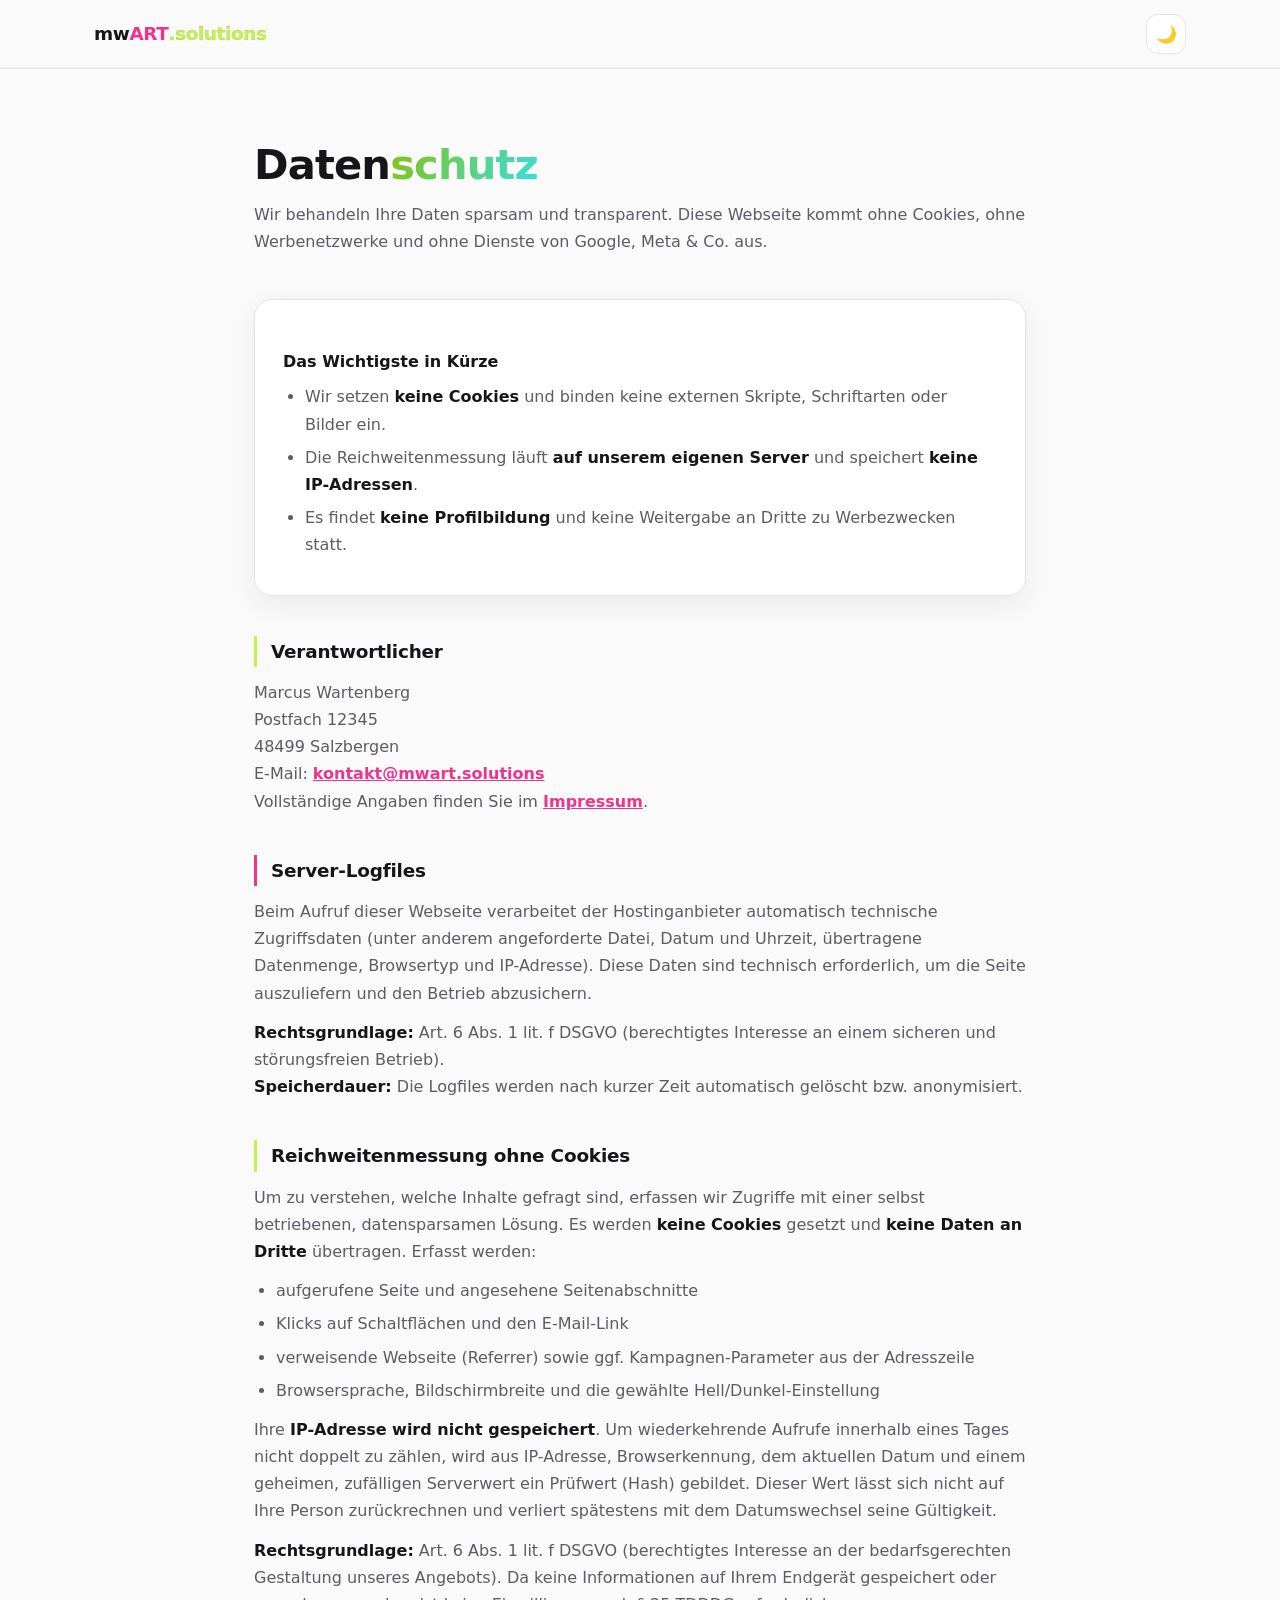
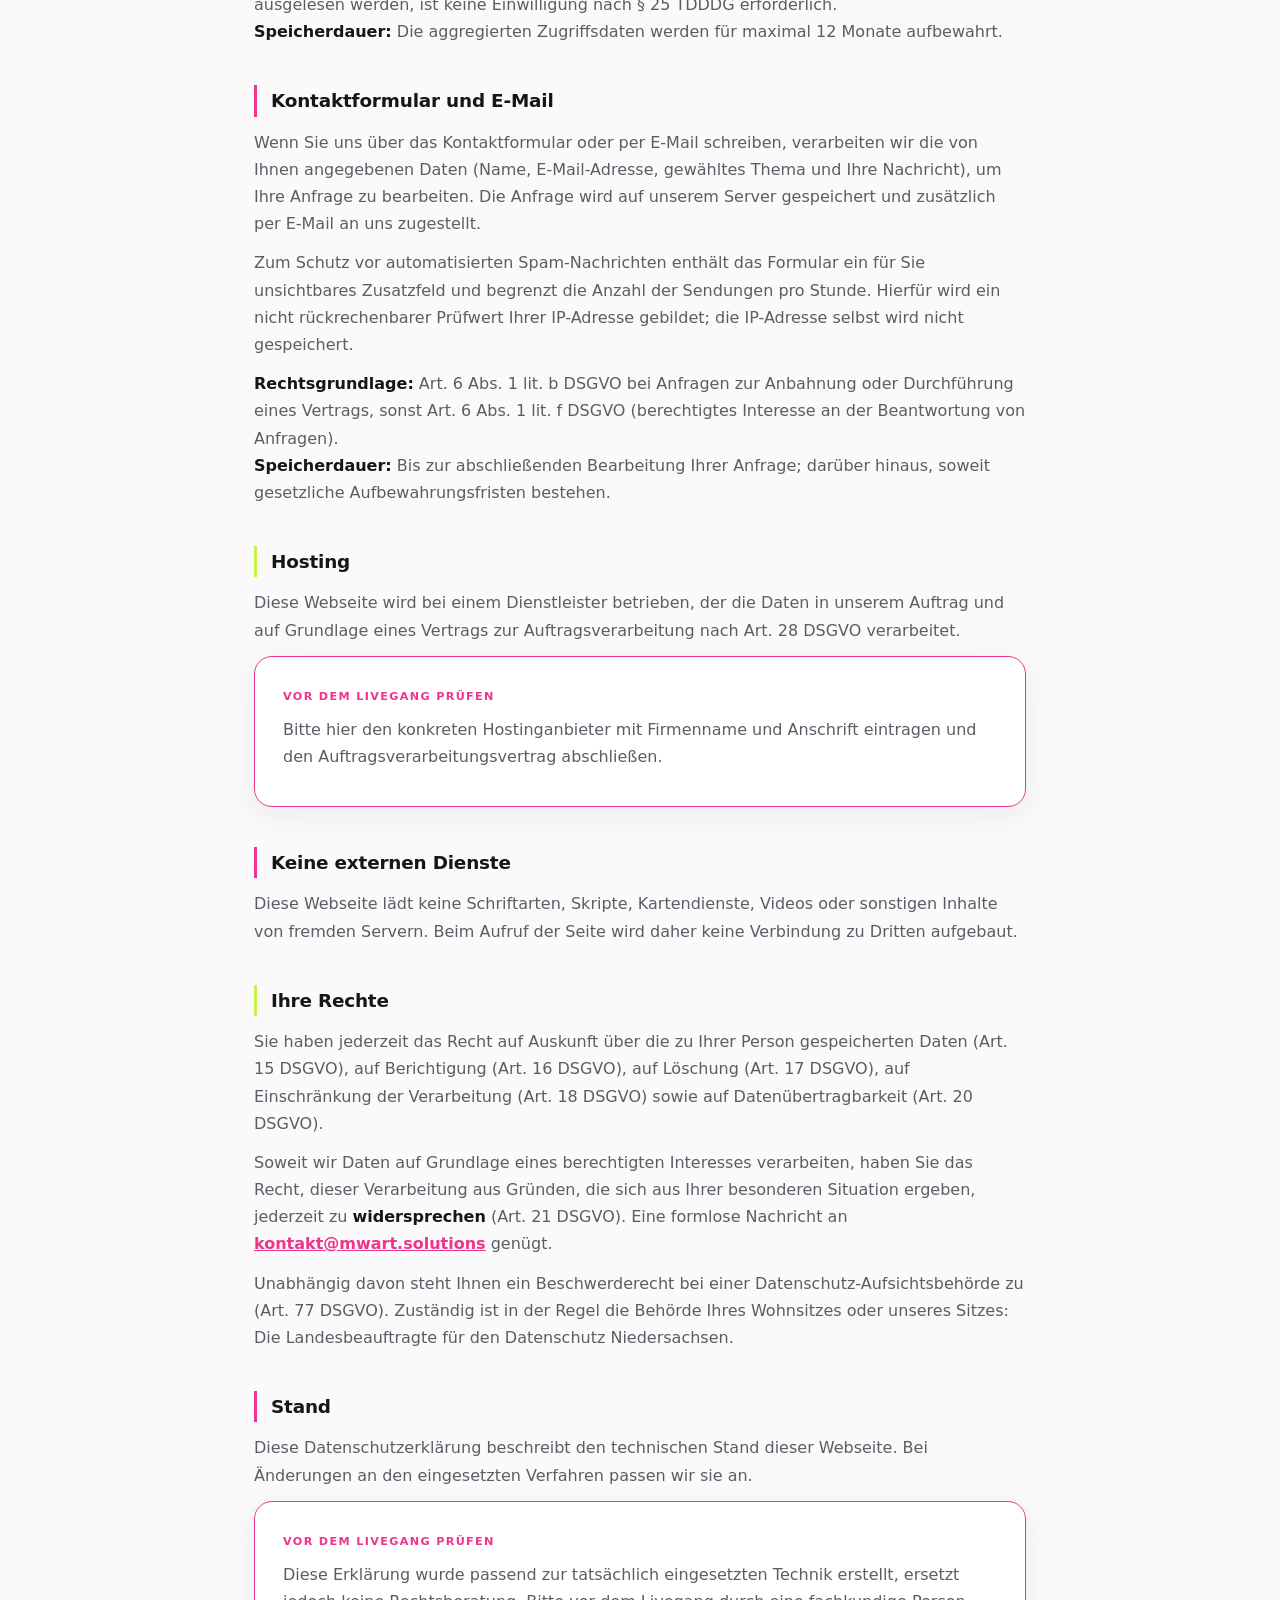
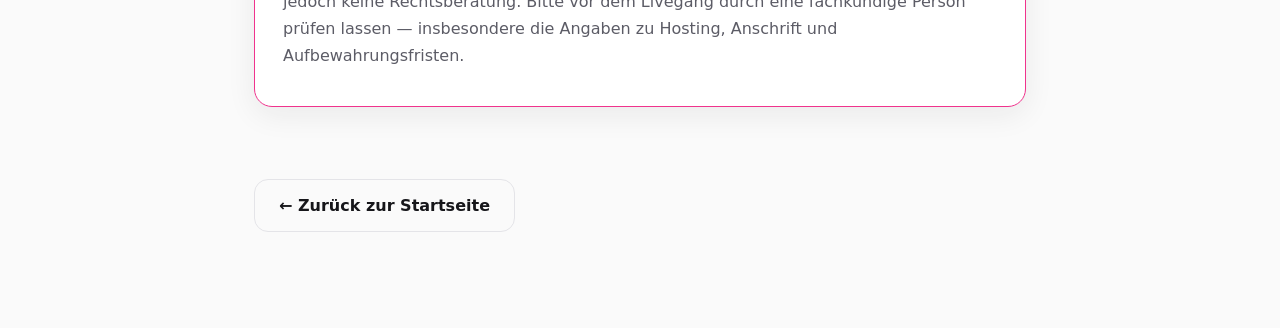
<file: datenschutz.html>
<!DOCTYPE html>
<html lang="de">
<head>
<meta charset="UTF-8">
<meta name="viewport" content="width=device-width, initial-scale=1.0">
<meta name="robots" content="index,follow">
<title>Datenschutzerklärung — mwART.solutions</title>
<link rel="stylesheet" href="rechtliches.css">
</head>
<body>

<header>
  <div class="container">
    <a class="logo" href="index.html">mw<b>ART</b><span class="dot">.solutions</span></a>
    <button class="theme-toggle" id="themeToggle" aria-label="Farbschema umschalten">🌙</button>
  </div>
</header>

<main>
  <div class="container">
    <h1>Daten<span>schutz</span></h1>
    <p class="lead">Wir behandeln Ihre Daten sparsam und transparent. Diese Webseite kommt ohne Cookies, ohne Werbenetzwerke und ohne Dienste von Google, Meta &amp; Co. aus.</p>

    <div class="box">
      <h3>Das Wichtigste in Kürze</h3>
      <ul>
        <li>Wir setzen <strong>keine Cookies</strong> und binden keine externen Skripte, Schriftarten oder Bilder ein.</li>
        <li>Die Reichweitenmessung läuft <strong>auf unserem eigenen Server</strong> und speichert <strong>keine IP-Adressen</strong>.</li>
        <li>Es findet <strong>keine Profilbildung</strong> und keine Weitergabe an Dritte zu Werbezwecken statt.</li>
      </ul>
    </div>

    <h2>Verantwortlicher</h2>
    <address>
      Marcus Wartenberg<br>
      Postfach 12345<br>
      48499 Salzbergen<br>
      E-Mail: <a href="mailto:kontakt@mwart.solutions">kontakt@mwart.solutions</a>
    </address>
    <p>Vollständige Angaben finden Sie im <a href="impressum.html">Impressum</a>.</p>

    <h2>Server-Logfiles</h2>
    <p>Beim Aufruf dieser Webseite verarbeitet der Hostinganbieter automatisch technische Zugriffsdaten (unter anderem angeforderte Datei, Datum und Uhrzeit, übertragene Datenmenge, Browsertyp und IP-Adresse). Diese Daten sind technisch erforderlich, um die Seite auszuliefern und den Betrieb abzusichern.</p>
    <p><strong>Rechtsgrundlage:</strong> Art. 6 Abs. 1 lit. f DSGVO (berechtigtes Interesse an einem sicheren und störungsfreien Betrieb).<br>
    <strong>Speicherdauer:</strong> Die Logfiles werden nach kurzer Zeit automatisch gelöscht bzw. anonymisiert.</p>

    <h2>Reichweitenmessung ohne Cookies</h2>
    <p>Um zu verstehen, welche Inhalte gefragt sind, erfassen wir Zugriffe mit einer selbst betriebenen, datensparsamen Lösung. Es werden <strong>keine Cookies</strong> gesetzt und <strong>keine Daten an Dritte</strong> übertragen. Erfasst werden:</p>
    <ul>
      <li>aufgerufene Seite und angesehene Seitenabschnitte</li>
      <li>Klicks auf Schaltflächen und den E-Mail-Link</li>
      <li>verweisende Webseite (Referrer) sowie ggf. Kampagnen-Parameter aus der Adresszeile</li>
      <li>Browsersprache, Bildschirmbreite und die gewählte Hell/Dunkel-Einstellung</li>
    </ul>
    <p>Ihre <strong>IP-Adresse wird nicht gespeichert</strong>. Um wiederkehrende Aufrufe innerhalb eines Tages nicht doppelt zu zählen, wird aus IP-Adresse, Browserkennung, dem aktuellen Datum und einem geheimen, zufälligen Serverwert ein Prüfwert (Hash) gebildet. Dieser Wert lässt sich nicht auf Ihre Person zurückrechnen und verliert spätestens mit dem Datumswechsel seine Gültigkeit.</p>
    <p><strong>Rechtsgrundlage:</strong> Art. 6 Abs. 1 lit. f DSGVO (berechtigtes Interesse an der bedarfsgerechten Gestaltung unseres Angebots). Da keine Informationen auf Ihrem Endgerät gespeichert oder ausgelesen werden, ist keine Einwilligung nach § 25 TDDDG erforderlich.<br>
    <strong>Speicherdauer:</strong> Die aggregierten Zugriffsdaten werden für maximal 12 Monate aufbewahrt.</p>

    <h2>Kontaktformular und E-Mail</h2>
    <p>Wenn Sie uns über das Kontaktformular oder per E-Mail schreiben, verarbeiten wir die von Ihnen angegebenen Daten (Name, E-Mail-Adresse, gewähltes Thema und Ihre Nachricht), um Ihre Anfrage zu bearbeiten. Die Anfrage wird auf unserem Server gespeichert und zusätzlich per E-Mail an uns zugestellt.</p>
    <p>Zum Schutz vor automatisierten Spam-Nachrichten enthält das Formular ein für Sie unsichtbares Zusatzfeld und begrenzt die Anzahl der Sendungen pro Stunde. Hierfür wird ein nicht rückrechenbarer Prüfwert Ihrer IP-Adresse gebildet; die IP-Adresse selbst wird nicht gespeichert.</p>
    <p><strong>Rechtsgrundlage:</strong> Art. 6 Abs. 1 lit. b DSGVO bei Anfragen zur Anbahnung oder Durchführung eines Vertrags, sonst Art. 6 Abs. 1 lit. f DSGVO (berechtigtes Interesse an der Beantwortung von Anfragen).<br>
    <strong>Speicherdauer:</strong> Bis zur abschließenden Bearbeitung Ihrer Anfrage; darüber hinaus, soweit gesetzliche Aufbewahrungsfristen bestehen.</p>

    <h2>Hosting</h2>
    <p>Diese Webseite wird bei einem Dienstleister betrieben, der die Daten in unserem Auftrag und auf Grundlage eines Vertrags zur Auftragsverarbeitung nach Art. 28 DSGVO verarbeitet.</p>
    <div class="box todo">
      <p>Bitte hier den konkreten Hostinganbieter mit Firmenname und Anschrift eintragen und den Auftragsverarbeitungsvertrag abschließen.</p>
    </div>

    <h2>Keine externen Dienste</h2>
    <p>Diese Webseite lädt keine Schriftarten, Skripte, Kartendienste, Videos oder sonstigen Inhalte von fremden Servern. Beim Aufruf der Seite wird daher keine Verbindung zu Dritten aufgebaut.</p>

    <h2>Ihre Rechte</h2>
    <p>Sie haben jederzeit das Recht auf Auskunft über die zu Ihrer Person gespeicherten Daten (Art. 15 DSGVO), auf Berichtigung (Art. 16 DSGVO), auf Löschung (Art. 17 DSGVO), auf Einschränkung der Verarbeitung (Art. 18 DSGVO) sowie auf Datenübertragbarkeit (Art. 20 DSGVO).</p>
    <p>Soweit wir Daten auf Grundlage eines berechtigten Interesses verarbeiten, haben Sie das Recht, dieser Verarbeitung aus Gründen, die sich aus Ihrer besonderen Situation ergeben, jederzeit zu <strong>widersprechen</strong> (Art. 21 DSGVO). Eine formlose Nachricht an <a href="mailto:kontakt@mwart.solutions">kontakt@mwart.solutions</a> genügt.</p>
    <p>Unabhängig davon steht Ihnen ein Beschwerderecht bei einer Datenschutz-Aufsichtsbehörde zu (Art. 77 DSGVO). Zuständig ist in der Regel die Behörde Ihres Wohnsitzes oder unseres Sitzes: Die Landesbeauftragte für den Datenschutz Niedersachsen.</p>

    <h2>Stand</h2>
    <p>Diese Datenschutzerklärung beschreibt den technischen Stand dieser Webseite. Bei Änderungen an den eingesetzten Verfahren passen wir sie an.</p>

    <div class="box todo">
      <p>Diese Erklärung wurde passend zur tatsächlich eingesetzten Technik erstellt, ersetzt jedoch keine Rechtsberatung. Bitte vor dem Livegang durch eine fachkundige Person prüfen lassen — insbesondere die Angaben zu Hosting, Anschrift und Aufbewahrungsfristen.</p>
    </div>

    <a class="back" href="index.html">← Zurück zur Startseite</a>
  </div>
</main>

<script src="theme.js"></script>
</body>
</html>
</file>
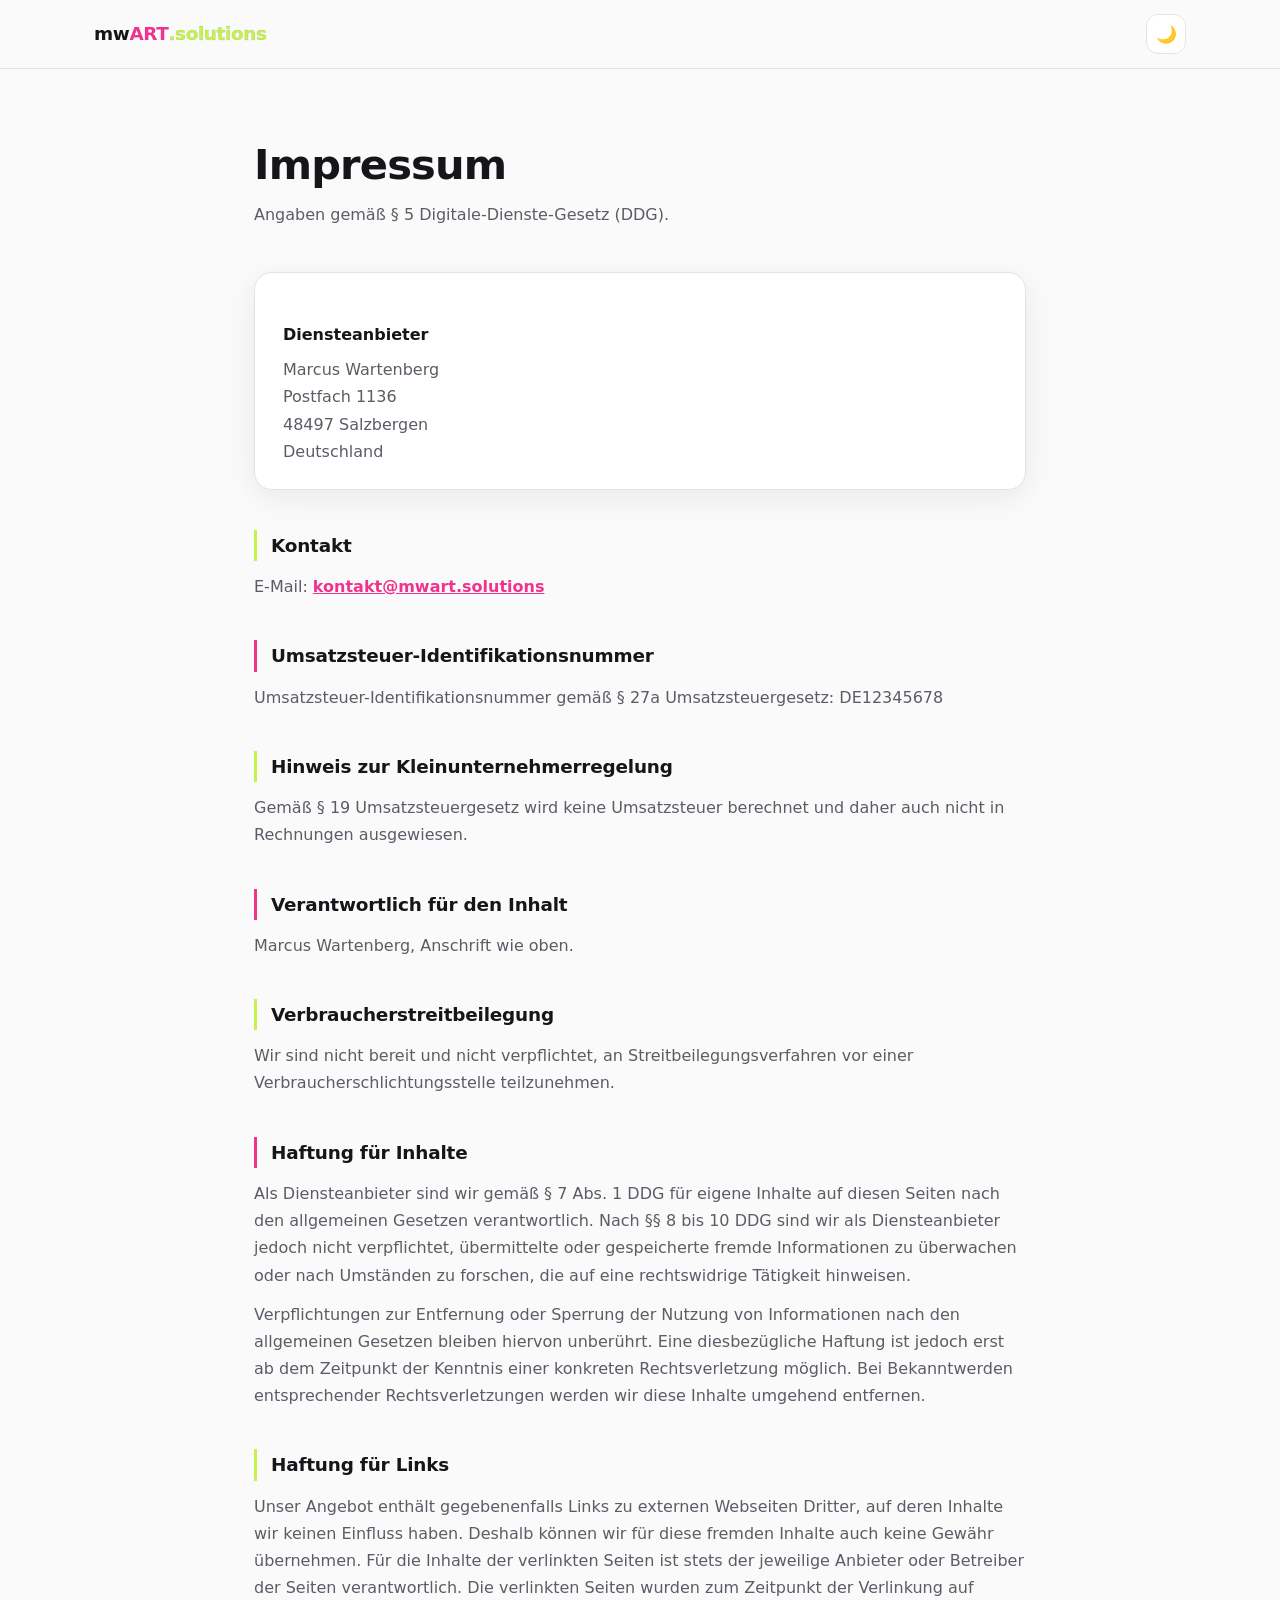
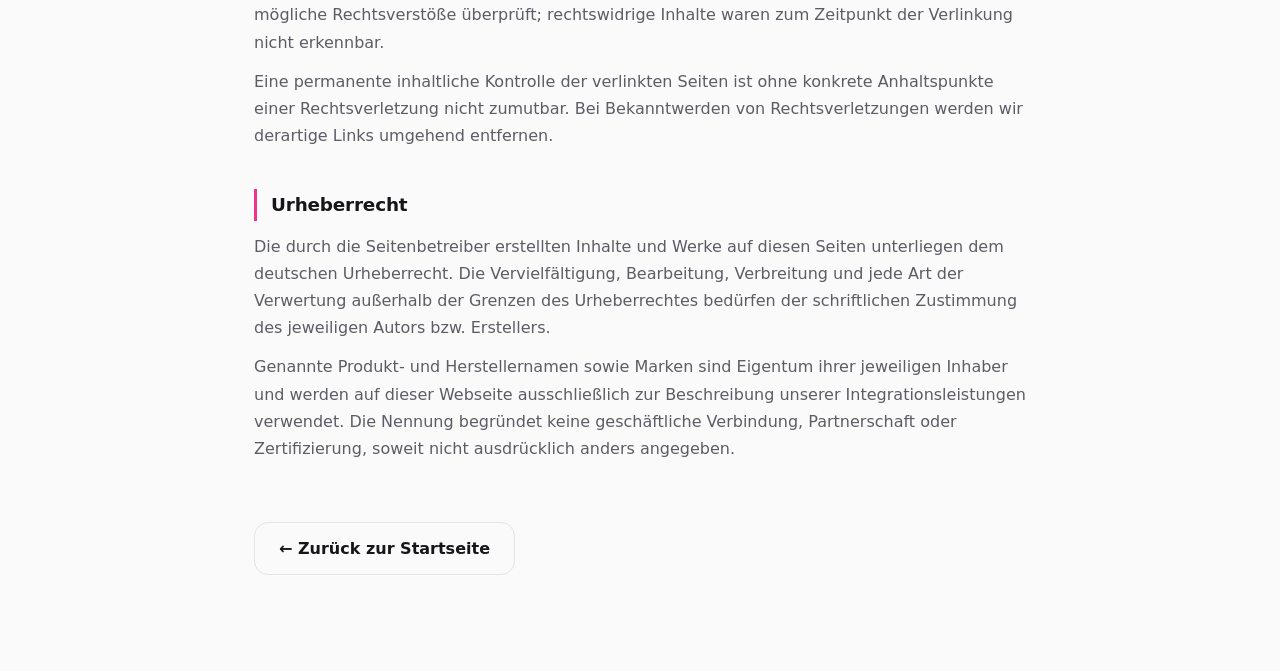
<file: impressum.html>
<!DOCTYPE html>
<html lang="de">
<head>
<meta charset="UTF-8">
<meta name="viewport" content="width=device-width, initial-scale=1.0">
<meta name="robots" content="index,follow">
<title>Impressum — mwART.solutions</title>
<link rel="stylesheet" href="rechtliches.css">
</head>
<body>

<header>
  <div class="container">
    <a class="logo" href="index.html">mw<b>ART</b><span class="dot">.solutions</span></a>
    <button class="theme-toggle" id="themeToggle" aria-label="Farbschema umschalten">🌙</button>
  </div>
</header>

<main>
  <div class="container">
    <h1>Impressum</h1>
    <p class="lead">Angaben gemäß § 5 Digitale-Dienste-Gesetz (DDG).</p>

    <div class="box">
      <h3>Diensteanbieter</h3>
      <address>
        Marcus Wartenberg<br>
        Postfach 1136<br>
        48497 Salzbergen<br>
        Deutschland
      </address>
    </div>

    <h2>Kontakt</h2>
    <p>E-Mail: <a href="mailto:kontakt@mwart.solutions">kontakt@mwart.solutions</a></p>

    <!-- Registereintrag ausgeblendet — zum Aktivieren diese Kommentarzeichen entfernen
         und die Registernummer eintragen. Registergericht für Salzbergen: Amtsgericht Osnabrück.
    <h2>Registereintrag</h2>
    <p>
      Registergericht: Amtsgericht Osnabrück<br>
      Registernummer: <em>folgt</em>
    </p>
    -->

    <h2>Umsatzsteuer-Identifikationsnummer</h2>
    <p>Umsatzsteuer-Identifikationsnummer gemäß § 27a Umsatzsteuergesetz: DE12345678</p>

    <h2>Hinweis zur Kleinunternehmerregelung</h2>
    <p>Gemäß § 19 Umsatzsteuergesetz wird keine Umsatzsteuer berechnet und daher auch nicht in Rechnungen ausgewiesen.</p>

    <h2>Verantwortlich für den Inhalt</h2>
    <p>Marcus Wartenberg, Anschrift wie oben.</p>

    <h2>Verbraucherstreitbeilegung</h2>
    <p>Wir sind nicht bereit und nicht verpflichtet, an Streitbeilegungsverfahren vor einer Verbraucherschlichtungsstelle teilzunehmen.</p>

    <h2>Haftung für Inhalte</h2>
    <p>Als Diensteanbieter sind wir gemäß § 7 Abs. 1 DDG für eigene Inhalte auf diesen Seiten nach den allgemeinen Gesetzen verantwortlich. Nach §§ 8 bis 10 DDG sind wir als Diensteanbieter jedoch nicht verpflichtet, übermittelte oder gespeicherte fremde Informationen zu überwachen oder nach Umständen zu forschen, die auf eine rechtswidrige Tätigkeit hinweisen.</p>
    <p>Verpflichtungen zur Entfernung oder Sperrung der Nutzung von Informationen nach den allgemeinen Gesetzen bleiben hiervon unberührt. Eine diesbezügliche Haftung ist jedoch erst ab dem Zeitpunkt der Kenntnis einer konkreten Rechtsverletzung möglich. Bei Bekanntwerden entsprechender Rechtsverletzungen werden wir diese Inhalte umgehend entfernen.</p>

    <h2>Haftung für Links</h2>
    <p>Unser Angebot enthält gegebenenfalls Links zu externen Webseiten Dritter, auf deren Inhalte wir keinen Einfluss haben. Deshalb können wir für diese fremden Inhalte auch keine Gewähr übernehmen. Für die Inhalte der verlinkten Seiten ist stets der jeweilige Anbieter oder Betreiber der Seiten verantwortlich. Die verlinkten Seiten wurden zum Zeitpunkt der Verlinkung auf mögliche Rechtsverstöße überprüft; rechtswidrige Inhalte waren zum Zeitpunkt der Verlinkung nicht erkennbar.</p>
    <p>Eine permanente inhaltliche Kontrolle der verlinkten Seiten ist ohne konkrete Anhaltspunkte einer Rechtsverletzung nicht zumutbar. Bei Bekanntwerden von Rechtsverletzungen werden wir derartige Links umgehend entfernen.</p>

    <h2>Urheberrecht</h2>
    <p>Die durch die Seitenbetreiber erstellten Inhalte und Werke auf diesen Seiten unterliegen dem deutschen Urheberrecht. Die Vervielfältigung, Bearbeitung, Verbreitung und jede Art der Verwertung außerhalb der Grenzen des Urheberrechtes bedürfen der schriftlichen Zustimmung des jeweiligen Autors bzw. Erstellers.</p>
    <p>Genannte Produkt- und Herstellernamen sowie Marken sind Eigentum ihrer jeweiligen Inhaber und werden auf dieser Webseite ausschließlich zur Beschreibung unserer Integrationsleistungen verwendet. Die Nennung begründet keine geschäftliche Verbindung, Partnerschaft oder Zertifizierung, soweit nicht ausdrücklich anders angegeben.</p>

    <a class="back" href="index.html">← Zurück zur Startseite</a>
  </div>
</main>

<script src="theme.js"></script>
</body>
</html>
</file>
<file: rechtliches.css>
/* Gemeinsames Design für Impressum & Datenschutz — spiegelt index.html */
:root {
  --acid:#C6F24E; --magenta:#F0338D; --cyan:#35E0DC;
  --bg:#FAFAFA; --bg-alt:#F0F0F2; --surface:#FFFFFF;
  --border:#E4E4E8; --text:#16161A; --text-muted:#5C5C66;
  --shadow:0 8px 30px rgba(22,22,26,.07);
}
[data-theme="dark"] {
  --bg:#101014; --bg-alt:#16161C; --surface:#1C1C24;
  --border:#2C2C36; --text:#F2F2F5; --text-muted:#9A9AA8;
  --shadow:0 8px 30px rgba(0,0,0,.4);
}
* { margin:0; padding:0; box-sizing:border-box; }
body {
  font-family:system-ui,-apple-system,'Segoe UI',Roboto,Helvetica,Arial,sans-serif;
  background:var(--bg); color:var(--text); line-height:1.7;
  transition:background .3s, color .3s;
}
::selection { background:var(--acid); color:#16161A; }
.container { max-width:820px; margin:0 auto; padding:0 24px; }

header {
  position:sticky; top:0; z-index:100; border-bottom:1px solid var(--border);
  background:color-mix(in srgb, var(--bg) 85%, transparent); backdrop-filter:blur(14px);
}
header .container { display:flex; justify-content:space-between; align-items:center; height:68px; max-width:1140px; }
.logo { font-weight:800; font-size:1.15rem; text-decoration:none; color:var(--text); letter-spacing:-.02em; }
.logo b { color:var(--magenta); }
.logo .dot { color:var(--acid); -webkit-text-stroke:.5px rgba(0,0,0,.15); }
.theme-toggle {
  border:1px solid var(--border); background:var(--surface); color:var(--text);
  width:40px; height:40px; border-radius:12px; cursor:pointer; font-size:1.05rem;
  display:grid; place-items:center; transition:border-color .2s;
}
.theme-toggle:hover { border-color:var(--acid); }

main { padding:72px 0 96px; }
h1 { font-size:clamp(1.9rem,4vw,2.6rem); letter-spacing:-.02em; line-height:1.15; margin-bottom:12px; }
h1 span {
  background:linear-gradient(120deg,#8bc113,var(--cyan));
  -webkit-background-clip:text; background-clip:text; color:transparent;
}
[data-theme="dark"] h1 span {
  background:linear-gradient(120deg,var(--acid),var(--cyan));
  -webkit-background-clip:text; background-clip:text; color:transparent;
}
.lead { color:var(--text-muted); margin-bottom:44px; }
h2 {
  font-size:1.15rem; letter-spacing:-.01em; margin:40px 0 12px;
  padding-left:14px; border-left:3px solid var(--acid);
}
h2:nth-of-type(even) { border-left-color:var(--magenta); }
h3 { font-size:1rem; margin:24px 0 8px; }
p, li { color:var(--text-muted); }
p { margin-bottom:12px; }
ul { margin:0 0 12px 22px; }
li { margin-bottom:6px; }
a { color:var(--magenta); font-weight:600; }
strong { color:var(--text); }
address { font-style:normal; color:var(--text-muted); }

.box {
  background:var(--surface); border:1px solid var(--border); border-radius:18px;
  padding:24px 28px; margin-bottom:24px; box-shadow:var(--shadow);
}
.box.todo { border-color:var(--magenta); }
.box.todo::before {
  content:"Vor dem Livegang prüfen"; display:inline-block; margin-bottom:10px;
  font-size:.7rem; font-weight:800; letter-spacing:.12em; text-transform:uppercase;
  color:var(--magenta);
}
.back {
  display:inline-block; margin-top:48px; padding:12px 24px; border-radius:14px;
  border:1.5px solid var(--border); color:var(--text); text-decoration:none; font-weight:700;
  transition:border-color .2s, color .2s;
}
.back:hover { border-color:var(--magenta); color:var(--magenta); }
</file>
